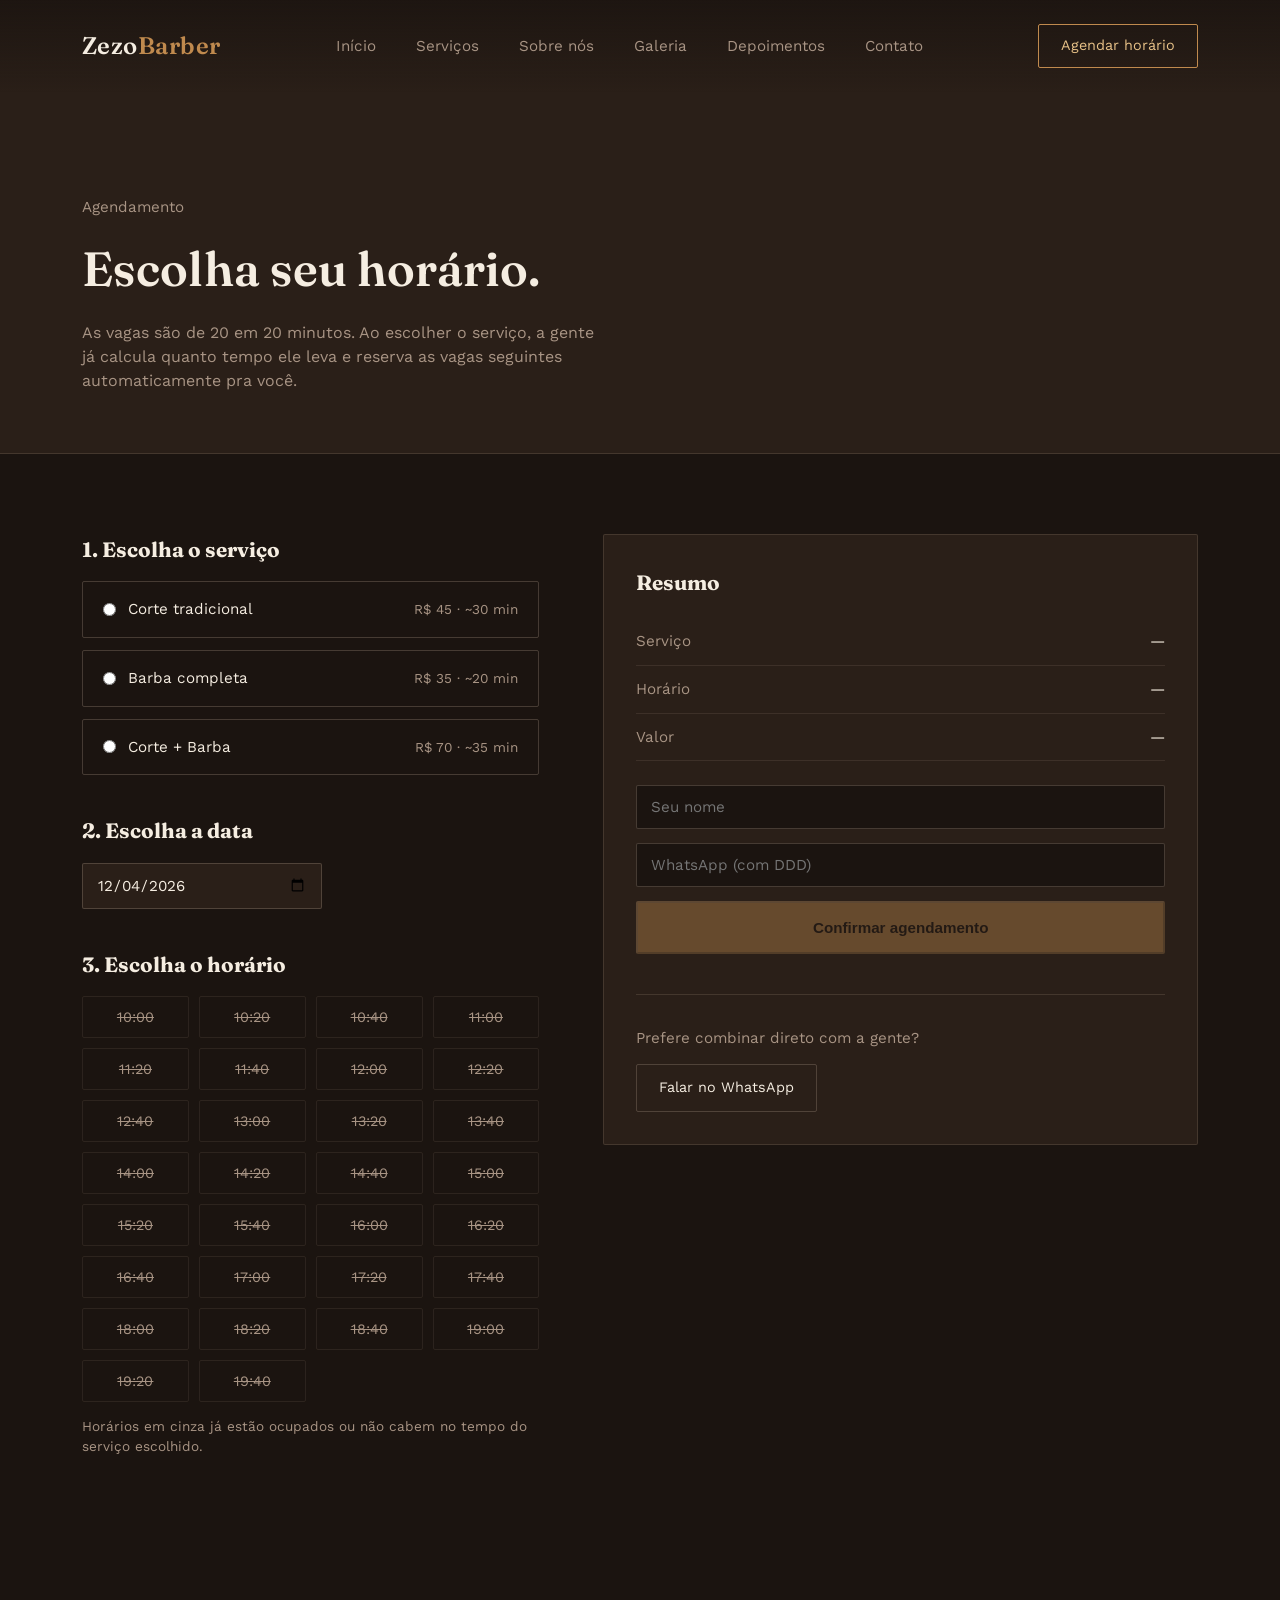
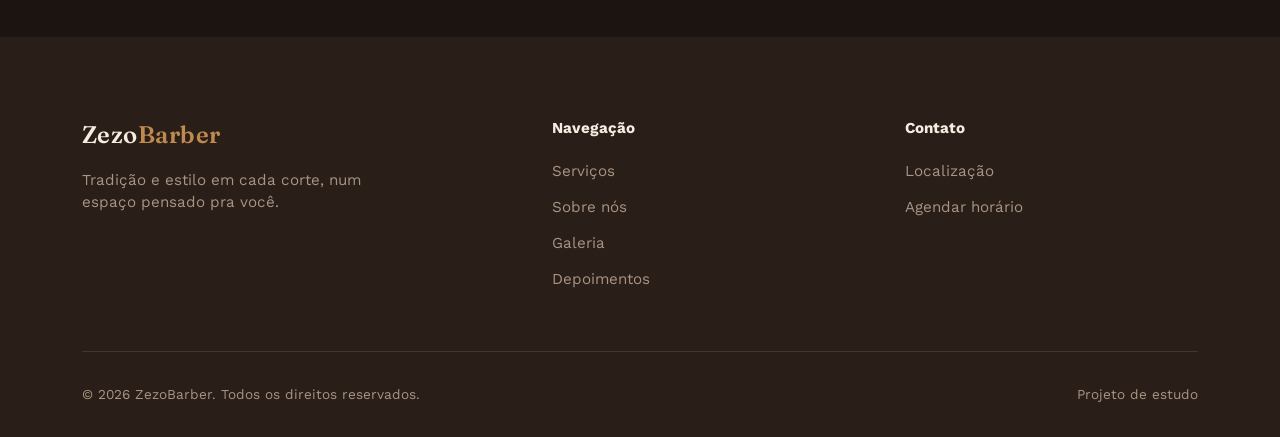
<file: agendamento.html>
<!DOCTYPE html>
<html lang="pt-BR">
<head>
  <meta charset="UTF-8" />
  <meta name="viewport" content="width=device-width, initial-scale=1.0" />
  <title>Agendamento — ZezoBarber</title>
  <link rel="preconnect" href="https://fonts.googleapis.com" />
  <link rel="preconnect" href="https://fonts.gstatic.com" crossorigin />
  <link
    href="https://fonts.googleapis.com/css2?family=Fraunces:opsz,wght@9..144,500;9..144,600;9..144,700&family=Work+Sans:wght@400;500;600&display=swap"
    rel="stylesheet"
  />
  <link rel="stylesheet" href="css/style.css" />
</head>
<body>

  <!-- ===================== HEADER ===================== -->
  <header class="header">
    <div class="container">
      <a href="index.html" class="logo">Zezo<span>Barber</span></a>

      <nav>
        <ul class="nav-links">
          <li><a href="index.html">Início</a></li>
          <li><a href="servicos.html">Serviços</a></li>
          <li><a href="sobre.html">Sobre nós</a></li>
          <li><a href="galeria.html">Galeria</a></li>
          <li><a href="depoimentos.html">Depoimentos</a></li>
          <li><a href="contato.html">Contato</a></li>
        </ul>
      </nav>

      <a href="agendamento.html" class="nav-cta">Agendar horário</a>

      <button class="nav-toggle" aria-label="Abrir menu">
        <span></span>
        <span></span>
        <span></span>
      </button>
    </div>
  </header>

  <!-- ===================== CABEÇALHO DA PÁGINA ===================== -->
  <section class="page-hero">
    <div class="container">
      <p class="section-eyebrow">Agendamento</p>
      <h1>Escolha seu horário.</h1>
      <p>
        As vagas são de 20 em 20 minutos. Ao escolher o serviço, a gente já
        calcula quanto tempo ele leva e reserva as vagas seguintes
        automaticamente pra você.
      </p>
    </div>
  </section>

  <!-- ===================== AGENDAMENTO ===================== -->
  <section class="booking">
    <div class="container">
      <div class="booking-layout">

        <div class="booking-main">
          <div class="booking-step">
            <h3>1. Escolha o serviço</h3>
            <div class="service-options"></div>
          </div>

          <div class="booking-step">
            <h3>2. Escolha a data</h3>
            <input type="date" id="booking-date" class="date-picker" />
          </div>

          <div class="booking-step">
            <h3>3. Escolha o horário</h3>
            <div class="slots-grid"></div>
            <p class="slots-hint">
              Horários em cinza já estão ocupados ou não cabem no tempo do
              serviço escolhido.
            </p>
          </div>
        </div>

        <div class="booking-summary">
          <h3>Resumo</h3>

          <div class="summary-line">
            <span>Serviço</span>
            <span data-line="service">—</span>
          </div>
          <div class="summary-line">
            <span>Horário</span>
            <span data-line="time">—</span>
          </div>
          <div class="summary-line">
            <span>Valor</span>
            <span data-line="price">—</span>
          </div>

          <form class="booking-form">
            <input
              type="text"
              id="booking-name"
              placeholder="Seu nome"
              required
            />
            <input
              type="tel"
              id="booking-phone"
              placeholder="WhatsApp (com DDD)"
              required
            />
            <button type="submit" class="btn-primary btn-confirm" disabled>
              Confirmar agendamento
            </button>
          </form>

          <div class="booking-feedback"></div>

          <div class="whatsapp-note">
            <p>Prefere combinar direto com a gente?</p>
            <a
              href="https://wa.me/5511999999999"
              target="_blank"
              rel="noopener"
              class="btn-whatsapp"
            >
              Falar no WhatsApp
            </a>
          </div>
        </div>

      </div>
    </div>
  </section>

  <!-- ===================== FOOTER ===================== -->
  <footer class="footer">
    <div class="container">
      <div class="footer-top">
        <div class="footer-brand">
          <a href="index.html" class="logo">Zezo<span>Barber</span></a>
          <p>Tradição e estilo em cada corte, num espaço pensado pra você.</p>
        </div>

        <div class="footer-col">
          <h4>Navegação</h4>
          <ul>
            <li><a href="servicos.html">Serviços</a></li>
            <li><a href="sobre.html">Sobre nós</a></li>
            <li><a href="galeria.html">Galeria</a></li>
            <li><a href="depoimentos.html">Depoimentos</a></li>
          </ul>
        </div>

        <div class="footer-col">
          <h4>Contato</h4>
          <ul>
            <li><a href="contato.html">Localização</a></li>
            <li><a href="agendamento.html">Agendar horário</a></li>
          </ul>
        </div>
      </div>

      <div class="footer-bottom">
        <p>&copy; 2026 ZezoBarber. Todos os direitos reservados.</p>
        <p>Projeto de estudo</p>
      </div>
    </div>
  </footer>

  <script src="js/script.js"></script>
  <script src="js/agendamento.js"></script>
</body>
</html>
</file>
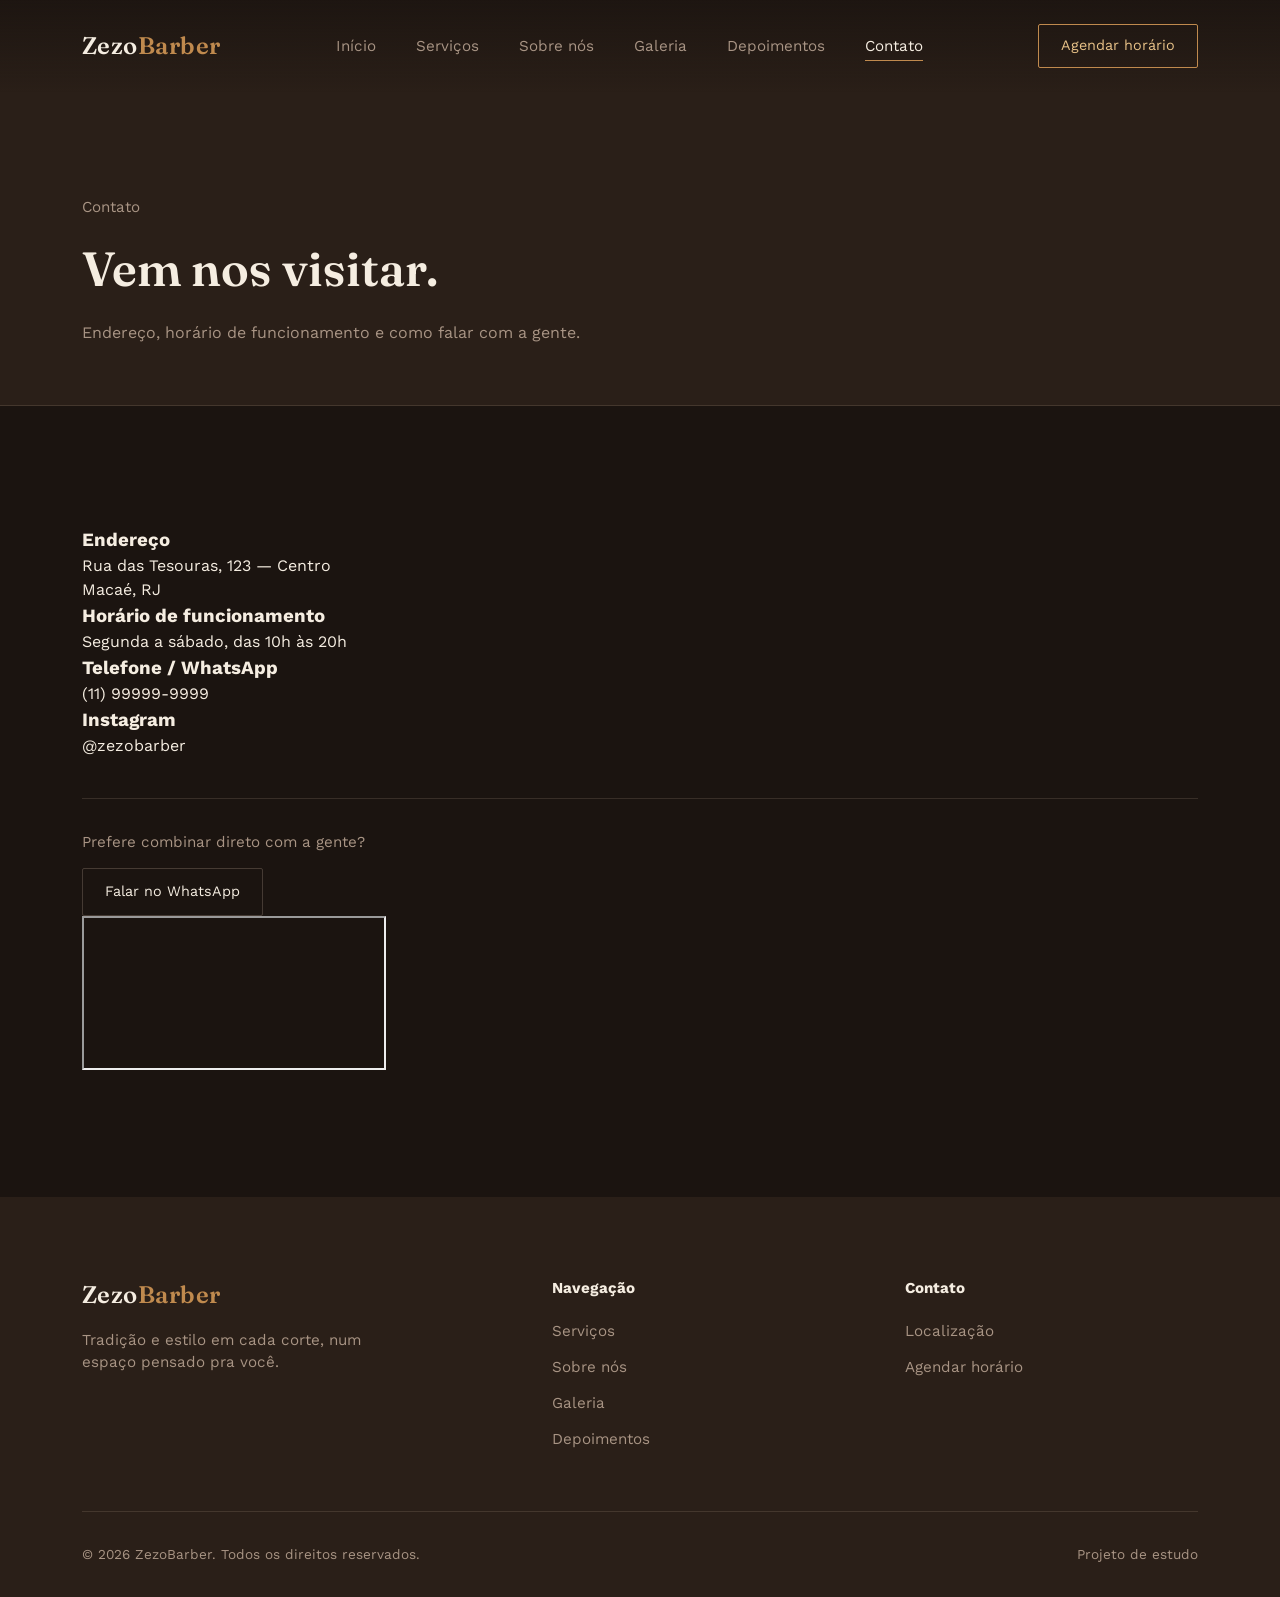
<file: contato.html>
<!DOCTYPE html>
<html lang="pt-BR">
<head>
  <meta charset="UTF-8" />
  <meta name="viewport" content="width=device-width, initial-scale=1.0" />
  <title>Contato — ZezoBarber</title>
  <link rel="preconnect" href="https://fonts.googleapis.com" />
  <link rel="preconnect" href="https://fonts.gstatic.com" crossorigin />
  <link
    href="https://fonts.googleapis.com/css2?family=Fraunces:opsz,wght@9..144,500;9..144,600;9..144,700&family=Work+Sans:wght@400;500;600&display=swap"
    rel="stylesheet"
  />
  <link rel="stylesheet" href="css/style.css" />
</head>
<body>

  <!-- ===================== HEADER ===================== -->
  <header class="header">
    <div class="container">
      <a href="index.html" class="logo">Zezo<span>Barber</span></a>

      <nav>
        <ul class="nav-links">
          <li><a href="index.html">Início</a></li>
          <li><a href="servicos.html">Serviços</a></li>
          <li><a href="sobre.html">Sobre nós</a></li>
          <li><a href="galeria.html">Galeria</a></li>
          <li><a href="depoimentos.html">Depoimentos</a></li>
          <li><a href="contato.html" class="active">Contato</a></li>
        </ul>
      </nav>

      <a href="agendamento.html" class="nav-cta">Agendar horário</a>

      <button class="nav-toggle" aria-label="Abrir menu">
        <span></span>
        <span></span>
        <span></span>
      </button>
    </div>
  </header>

  <!-- ===================== CABEÇALHO DA PÁGINA ===================== -->
  <section class="page-hero">
    <div class="container">
      <p class="section-eyebrow">Contato</p>
      <h1>Vem nos visitar.</h1>
      <p>Endereço, horário de funcionamento e como falar com a gente.</p>
    </div>
  </section>

  <!-- ===================== CONTATO ===================== -->
  <section class="contact">
    <div class="container contact-layout">

      <div class="contact-info">
        <div class="contact-info-list">
          <div class="contact-info-item">
            <h3>Endereço</h3>
            <p>Rua das Tesouras, 123 — Centro<br />Macaé, RJ</p>
          </div>
          <div class="contact-info-item">
            <h3>Horário de funcionamento</h3>
            <p>Segunda a sábado, das 10h às 20h</p>
          </div>
          <div class="contact-info-item">
            <h3>Telefone / WhatsApp</h3>
            <p><a href="https://wa.me/5511999999999" target="_blank" rel="noopener">(11) 99999-9999</a></p>
          </div>
          <div class="contact-info-item">
            <h3>Instagram</h3>
            <p><a href="#" target="_blank" rel="noopener">@zezobarber</a></p>
          </div>
        </div>

        <div class="whatsapp-note">
          <p>Prefere combinar direto com a gente?</p>
          <a
            href="https://wa.me/5511999999999"
            target="_blank"
            rel="noopener"
            class="btn-whatsapp"
          >
            Falar no WhatsApp
          </a>
        </div>
      </div>

      <div class="contact-map">
        <iframe
          src="https://www.google.com/maps?q=Maca%C3%A9%2C%20RJ&output=embed"
          loading="lazy"
          referrerpolicy="no-referrer-when-downgrade"
          title="Mapa de localização da ZezoBarber"
        ></iframe>
      </div>

    </div>
  </section>

  <!-- ===================== FOOTER ===================== -->
  <footer class="footer">
    <div class="container">
      <div class="footer-top">
        <div class="footer-brand">
          <a href="index.html" class="logo">Zezo<span>Barber</span></a>
          <p>Tradição e estilo em cada corte, num espaço pensado pra você.</p>
        </div>

        <div class="footer-col">
          <h4>Navegação</h4>
          <ul>
            <li><a href="servicos.html">Serviços</a></li>
            <li><a href="sobre.html">Sobre nós</a></li>
            <li><a href="galeria.html">Galeria</a></li>
            <li><a href="depoimentos.html">Depoimentos</a></li>
          </ul>
        </div>

        <div class="footer-col">
          <h4>Contato</h4>
          <ul>
            <li><a href="contato.html">Localização</a></li>
            <li><a href="agendamento.html">Agendar horário</a></li>
          </ul>
        </div>
      </div>

      <div class="footer-bottom">
        <p>&copy; 2026 ZezoBarber. Todos os direitos reservados.</p>
        <p>Projeto de estudo</p>
      </div>
    </div>
  </footer>

  <script src="js/script.js"></script>
</body>
</html>
</file>
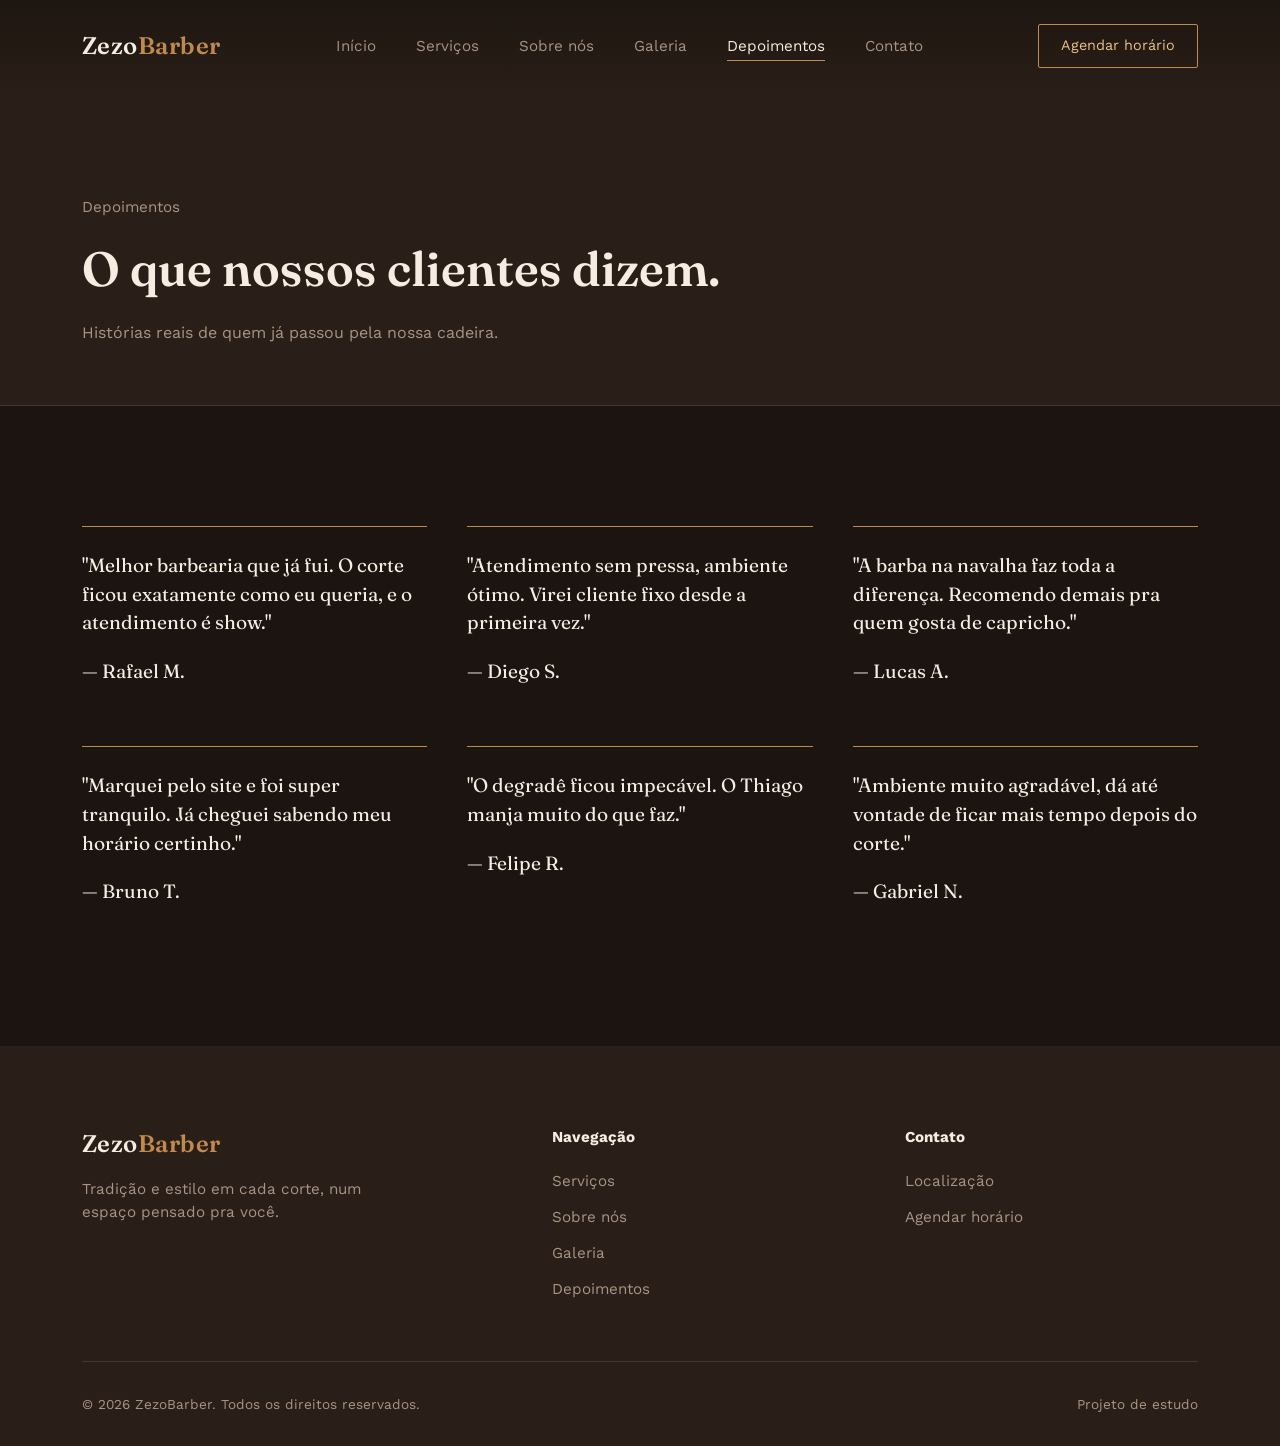
<file: depoimentos.html>
<!DOCTYPE html>
<html lang="pt-BR">
<head>
  <meta charset="UTF-8" />
  <meta name="viewport" content="width=device-width, initial-scale=1.0" />
  <title>Depoimentos — ZezoBarber</title>
  <link rel="preconnect" href="https://fonts.googleapis.com" />
  <link rel="preconnect" href="https://fonts.gstatic.com" crossorigin />
  <link
    href="https://fonts.googleapis.com/css2?family=Fraunces:opsz,wght@9..144,500;9..144,600;9..144,700&family=Work+Sans:wght@400;500;600&display=swap"
    rel="stylesheet"
  />
  <link rel="stylesheet" href="css/style.css" />
</head>
<body>

  <!-- ===================== HEADER ===================== -->
  <header class="header">
    <div class="container">
      <a href="index.html" class="logo">Zezo<span>Barber</span></a>

      <nav>
        <ul class="nav-links">
          <li><a href="index.html">Início</a></li>
          <li><a href="servicos.html">Serviços</a></li>
          <li><a href="sobre.html">Sobre nós</a></li>
          <li><a href="galeria.html">Galeria</a></li>
          <li><a href="depoimentos.html" class="active">Depoimentos</a></li>
          <li><a href="contato.html">Contato</a></li>
        </ul>
      </nav>

      <a href="agendamento.html" class="nav-cta">Agendar horário</a>

      <button class="nav-toggle" aria-label="Abrir menu">
        <span></span>
        <span></span>
        <span></span>
      </button>
    </div>
  </header>

  <!-- ===================== CABEÇALHO DA PÁGINA ===================== -->
  <section class="page-hero">
    <div class="container">
      <p class="section-eyebrow">Depoimentos</p>
      <h1>O que nossos clientes dizem.</h1>
      <p>Histórias reais de quem já passou pela nossa cadeira.</p>
    </div>
  </section>

  <!-- ===================== DEPOIMENTOS ===================== -->
  <section class="testimonials-page">
    <div class="container">
      <div class="testimonials-grid">
        <div class="testimonial-card">
          <p>"Melhor barbearia que já fui. O corte ficou exatamente como eu queria, e o atendimento é show."</p>
          <p class="testimonial-author">— Rafael M.</p>
        </div>
        <div class="testimonial-card">
          <p>"Atendimento sem pressa, ambiente ótimo. Virei cliente fixo desde a primeira vez."</p>
          <p class="testimonial-author">— Diego S.</p>
        </div>
        <div class="testimonial-card">
          <p>"A barba na navalha faz toda a diferença. Recomendo demais pra quem gosta de capricho."</p>
          <p class="testimonial-author">— Lucas A.</p>
        </div>
        <div class="testimonial-card">
          <p>"Marquei pelo site e foi super tranquilo. Já cheguei sabendo meu horário certinho."</p>
          <p class="testimonial-author">— Bruno T.</p>
        </div>
        <div class="testimonial-card">
          <p>"O degradê ficou impecável. O Thiago manja muito do que faz."</p>
          <p class="testimonial-author">— Felipe R.</p>
        </div>
        <div class="testimonial-card">
          <p>"Ambiente muito agradável, dá até vontade de ficar mais tempo depois do corte."</p>
          <p class="testimonial-author">— Gabriel N.</p>
        </div>
      </div>
    </div>
  </section>

  <!-- ===================== FOOTER ===================== -->
  <footer class="footer">
    <div class="container">
      <div class="footer-top">
        <div class="footer-brand">
          <a href="index.html" class="logo">Zezo<span>Barber</span></a>
          <p>Tradição e estilo em cada corte, num espaço pensado pra você.</p>
        </div>

        <div class="footer-col">
          <h4>Navegação</h4>
          <ul>
            <li><a href="servicos.html">Serviços</a></li>
            <li><a href="sobre.html">Sobre nós</a></li>
            <li><a href="galeria.html">Galeria</a></li>
            <li><a href="depoimentos.html">Depoimentos</a></li>
          </ul>
        </div>

        <div class="footer-col">
          <h4>Contato</h4>
          <ul>
            <li><a href="contato.html">Localização</a></li>
            <li><a href="agendamento.html">Agendar horário</a></li>
          </ul>
        </div>
      </div>

      <div class="footer-bottom">
        <p>&copy; 2026 ZezoBarber. Todos os direitos reservados.</p>
        <p>Projeto de estudo</p>
      </div>
    </div>
  </footer>

  <script src="js/script.js"></script>
</body>
</html>
</file>
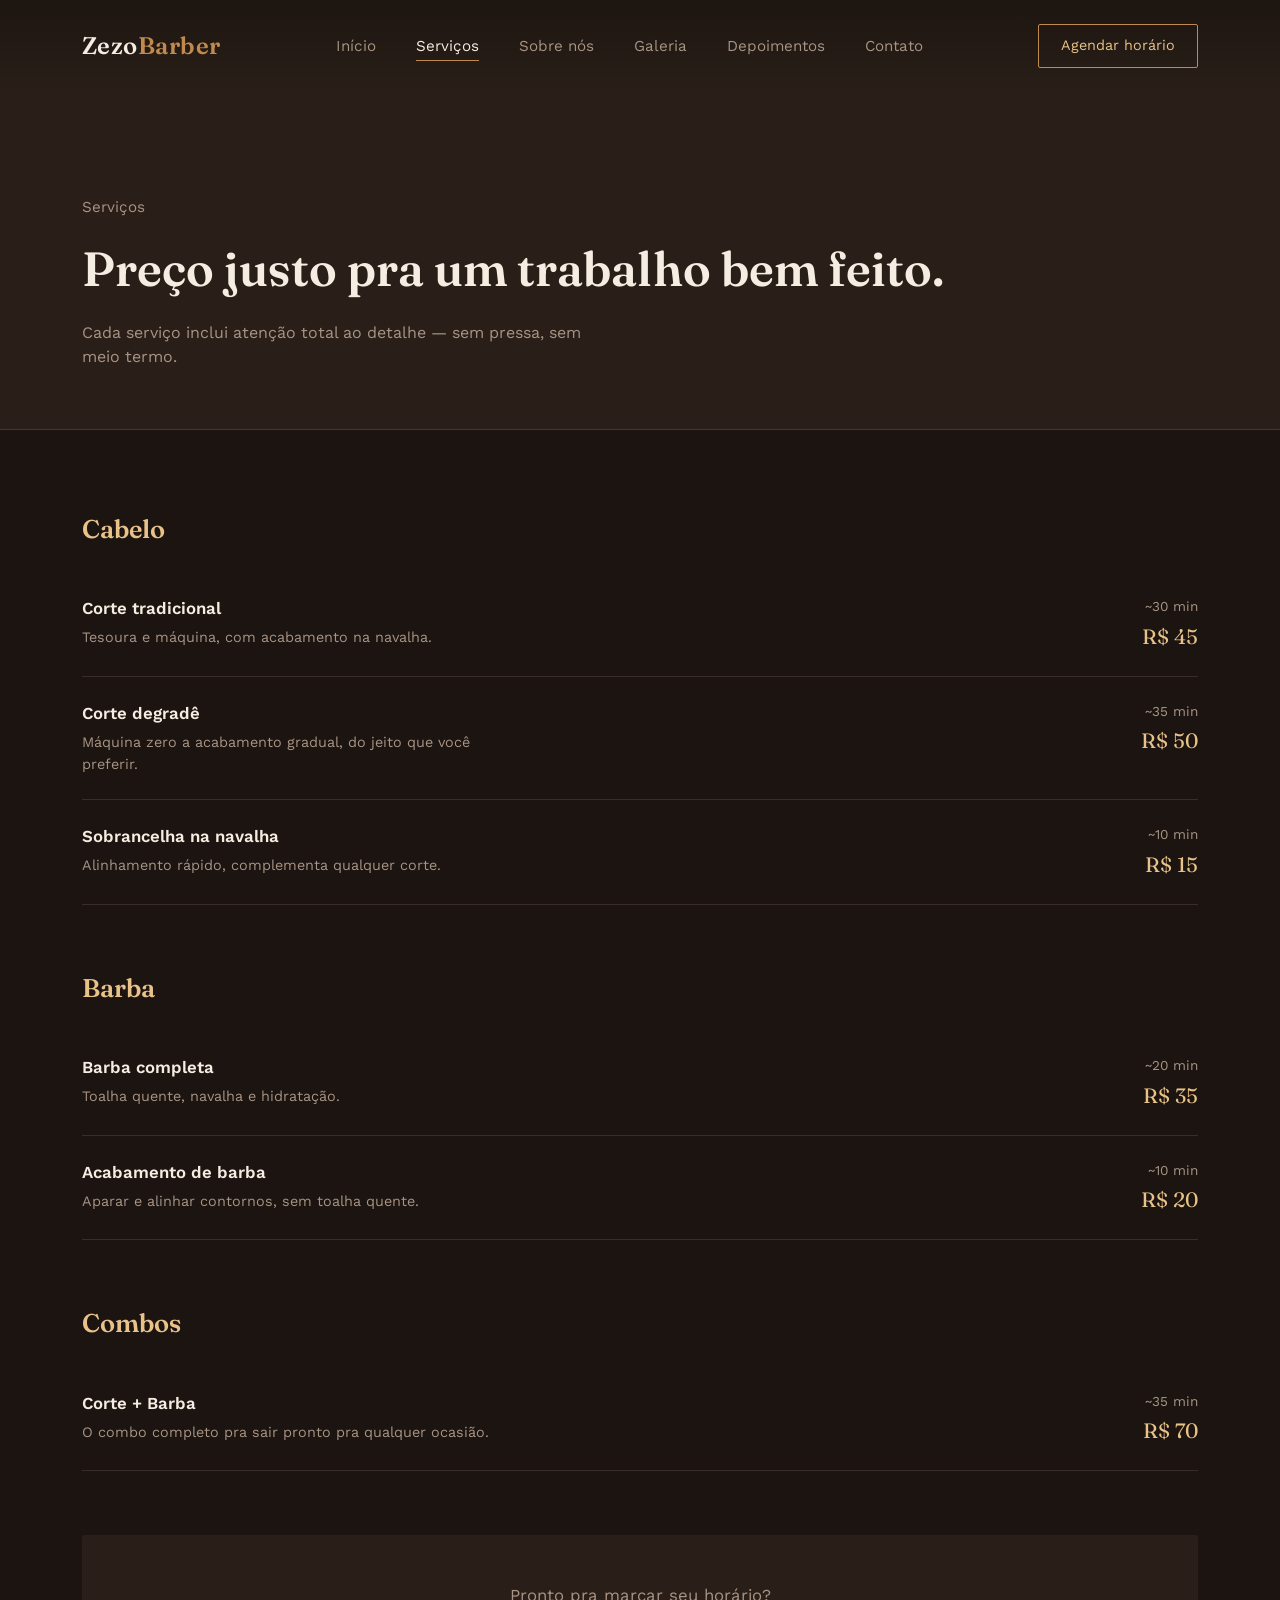
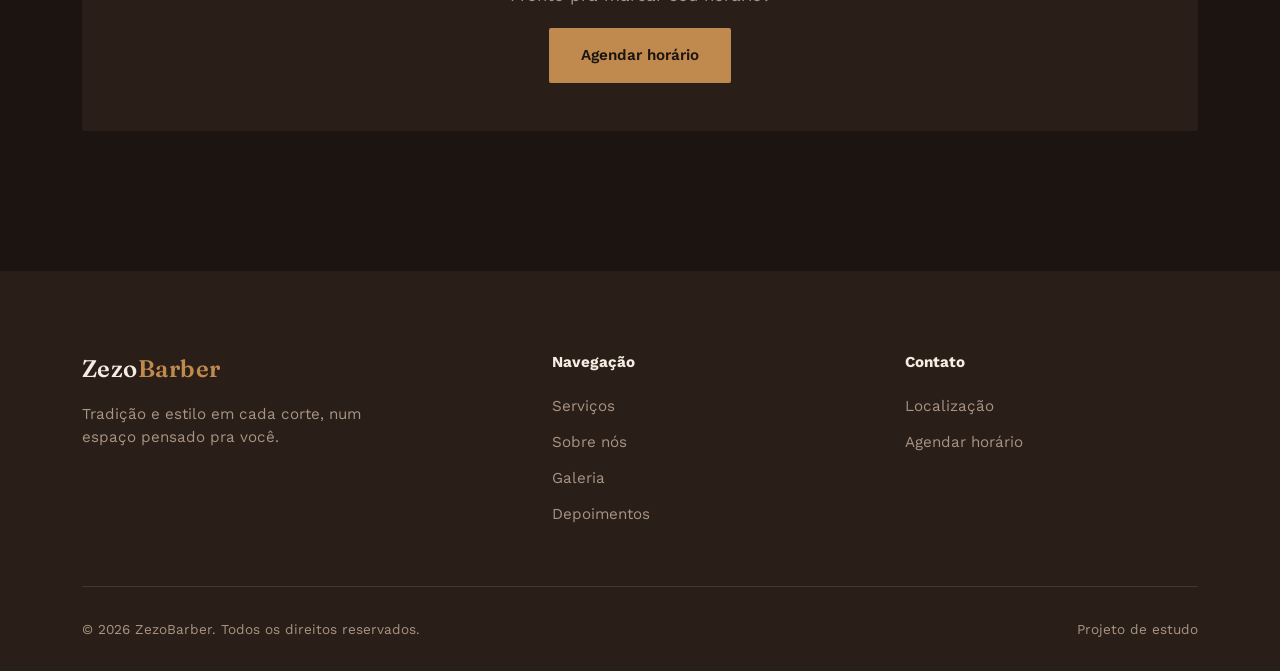
<file: servicos.html>
<!DOCTYPE html>
<html lang="pt-BR">
<head>
  <meta charset="UTF-8" />
  <meta name="viewport" content="width=device-width, initial-scale=1.0" />
  <title>Serviços e Preços — ZezoBarber</title>
  <link rel="preconnect" href="https://fonts.googleapis.com" />
  <link rel="preconnect" href="https://fonts.gstatic.com" crossorigin />
  <link
    href="https://fonts.googleapis.com/css2?family=Fraunces:opsz,wght@9..144,500;9..144,600;9..144,700&family=Work+Sans:wght@400;500;600&display=swap"
    rel="stylesheet"
  />
  <link rel="stylesheet" href="css/style.css" />
</head>
<body>

  <!-- ===================== HEADER ===================== -->
  <header class="header">
    <div class="container">
      <a href="index.html" class="logo">Zezo<span>Barber</span></a>

      <nav>
        <ul class="nav-links">
          <li><a href="index.html">Início</a></li>
          <li><a href="servicos.html" class="active">Serviços</a></li>
          <li><a href="sobre.html">Sobre nós</a></li>
          <li><a href="galeria.html">Galeria</a></li>
          <li><a href="depoimentos.html">Depoimentos</a></li>
          <li><a href="contato.html">Contato</a></li>
        </ul>
      </nav>

      <a href="agendamento.html" class="nav-cta">Agendar horário</a>

      <button class="nav-toggle" aria-label="Abrir menu">
        <span></span>
        <span></span>
        <span></span>
      </button>
    </div>
  </header>

  <!-- ===================== CABEÇALHO DA PÁGINA ===================== -->
  <section class="page-hero">
    <div class="container">
      <p class="section-eyebrow">Serviços</p>
      <h1>Preço justo pra um trabalho bem feito.</h1>
      <p>
        Cada serviço inclui atenção total ao detalhe — sem pressa, sem meio
        termo.
      </p>
    </div>
  </section>

  <!-- ===================== LISTA DE SERVIÇOS ===================== -->
  <section class="services-list">
    <div class="container">

      <div class="service-category">
        <h2>Cabelo</h2>
        <div class="service-row">
          <div class="service-row-info">
            <h3>Corte tradicional</h3>
            <p>Tesoura e máquina, com acabamento na navalha.</p>
          </div>
          <div class="service-row-meta">
            <span class="service-row-time">~30 min</span>
            <span class="service-row-price">R$ 45</span>
          </div>
        </div>
        <div class="service-row">
          <div class="service-row-info">
            <h3>Corte degradê</h3>
            <p>Máquina zero a acabamento gradual, do jeito que você preferir.</p>
          </div>
          <div class="service-row-meta">
            <span class="service-row-time">~35 min</span>
            <span class="service-row-price">R$ 50</span>
          </div>
        </div>
        <div class="service-row">
          <div class="service-row-info">
            <h3>Sobrancelha na navalha</h3>
            <p>Alinhamento rápido, complementa qualquer corte.</p>
          </div>
          <div class="service-row-meta">
            <span class="service-row-time">~10 min</span>
            <span class="service-row-price">R$ 15</span>
          </div>
        </div>
      </div>

      <div class="service-category">
        <h2>Barba</h2>
        <div class="service-row">
          <div class="service-row-info">
            <h3>Barba completa</h3>
            <p>Toalha quente, navalha e hidratação.</p>
          </div>
          <div class="service-row-meta">
            <span class="service-row-time">~20 min</span>
            <span class="service-row-price">R$ 35</span>
          </div>
        </div>
        <div class="service-row">
          <div class="service-row-info">
            <h3>Acabamento de barba</h3>
            <p>Aparar e alinhar contornos, sem toalha quente.</p>
          </div>
          <div class="service-row-meta">
            <span class="service-row-time">~10 min</span>
            <span class="service-row-price">R$ 20</span>
          </div>
        </div>
      </div>

      <div class="service-category">
        <h2>Combos</h2>
        <div class="service-row">
          <div class="service-row-info">
            <h3>Corte + Barba</h3>
            <p>O combo completo pra sair pronto pra qualquer ocasião.</p>
          </div>
          <div class="service-row-meta">
            <span class="service-row-time">~35 min</span>
            <span class="service-row-price">R$ 70</span>
          </div>
        </div>
      </div>

      <div class="services-cta">
        <p>Pronto pra marcar seu horário?</p>
        <a href="agendamento.html" class="btn-primary">Agendar horário</a>
      </div>

    </div>
  </section>

  <!-- ===================== FOOTER ===================== -->
  <footer class="footer">
    <div class="container">
      <div class="footer-top">
        <div class="footer-brand">
          <a href="index.html" class="logo">Zezo<span>Barber</span></a>
          <p>Tradição e estilo em cada corte, num espaço pensado pra você.</p>
        </div>

        <div class="footer-col">
          <h4>Navegação</h4>
          <ul>
            <li><a href="servicos.html">Serviços</a></li>
            <li><a href="sobre.html">Sobre nós</a></li>
            <li><a href="galeria.html">Galeria</a></li>
            <li><a href="depoimentos.html">Depoimentos</a></li>
          </ul>
        </div>

        <div class="footer-col">
          <h4>Contato</h4>
          <ul>
            <li><a href="contato.html">Localização</a></li>
            <li><a href="agendamento.html">Agendar horário</a></li>
          </ul>
        </div>
      </div>

      <div class="footer-bottom">
        <p>&copy; 2026 ZezoBarber. Todos os direitos reservados.</p>
        <p>Projeto de estudo</p>
      </div>
    </div>
  </footer>

  <script src="js/script.js"></script>
</body>
</html>
</file>
<file: css/style.css>
/* ============================================
   ZezoBarber — Estilos base
   Paleta: espresso escuro + cobre/dourado
   Tipografia: Fraunces (display) + Work Sans (corpo)
   ============================================ */

:root {
  --bg: #1B1410;
  --bg-elevated: #2A1F18;
  --copper: #C08A4E;
  --gold-light: #E8C288;
  --text: #F5EDE1;
  --text-muted: #A89484;

  --font-display: "Fraunces", serif;
  --font-body: "Work Sans", sans-serif;

  --container: 1180px;
}

* {
  margin: 0;
  padding: 0;
  box-sizing: border-box;
}

html {
  scroll-behavior: smooth;
}

body {
  background: var(--bg);
  color: var(--text);
  font-family: var(--font-body);
  line-height: 1.5;
  -webkit-font-smoothing: antialiased;
}

img {
  max-width: 100%;
  display: block;
}

a {
  color: inherit;
  text-decoration: none;
}

.container {
  width: 100%;
  max-width: var(--container);
  margin: 0 auto;
  padding: 0 32px;
}

/* Foco visível pra acessibilidade */
a:focus-visible,
button:focus-visible {
  outline: 2px solid var(--gold-light);
  outline-offset: 3px;
}

@media (prefers-reduced-motion: reduce) {
  * {
    animation-duration: 0.001ms !important;
    transition-duration: 0.001ms !important;
  }
}

/* ============================================
   Header
   ============================================ */

.header {
  position: fixed;
  top: 0;
  left: 0;
  right: 0;
  z-index: 100;
  display: flex;
  align-items: center;
  justify-content: space-between;
  padding: 24px 0;
  background: linear-gradient(to bottom, rgba(27, 20, 16, 0.85), transparent);
}

.header .container {
  display: flex;
  align-items: center;
  justify-content: space-between;
}

.logo {
  font-family: var(--font-display);
  font-size: 1.5rem;
  font-weight: 600;
  letter-spacing: 0.02em;
  color: var(--text);
}

.logo span {
  color: var(--copper);
}

.nav-links {
  display: flex;
  gap: 40px;
  list-style: none;
}

.nav-links a {
  font-size: 0.95rem;
  color: var(--text-muted);
  transition: color 0.2s ease;
  position: relative;
}

.nav-links a:hover,
.nav-links a.active {
  color: var(--text);
}

.nav-links a::after {
  content: "";
  position: absolute;
  left: 0;
  bottom: -6px;
  width: 0;
  height: 1px;
  background: var(--copper);
  transition: width 0.25s ease;
}

.nav-links a:hover::after,
.nav-links a.active::after {
  width: 100%;
}

.nav-cta {
  border: 1px solid var(--copper);
  padding: 10px 22px;
  border-radius: 2px;
  font-size: 0.9rem;
  color: var(--gold-light);
  transition: background 0.2s ease, color 0.2s ease;
}

.nav-cta:hover {
  background: var(--copper);
  color: var(--bg);
}

.nav-toggle {
  display: none;
  flex-direction: column;
  gap: 5px;
  background: none;
  border: none;
  cursor: pointer;
  padding: 8px;
}

.nav-toggle span {
  width: 24px;
  height: 2px;
  background: var(--text);
}

/* ============================================
   Hero
   ============================================ */

.hero {
  position: relative;
  min-height: 100vh;
  display: flex;
  align-items: center;
  overflow: hidden;
}

.hero-content {
  position: relative;
  z-index: 2;
  max-width: 560px;
  padding-top: 80px;
}

.hero-eyebrow {
  font-family: var(--font-body);
  color: var(--copper);
  font-size: 0.95rem;
  margin-bottom: 20px;
}

.hero h1 {
  font-family: var(--font-display);
  font-size: clamp(2.6rem, 5.5vw, 4.4rem);
  font-weight: 600;
  line-height: 1.08;
  color: var(--text);
  margin-bottom: 24px;
}

.hero p {
  font-size: 1.1rem;
  color: var(--text-muted);
  max-width: 440px;
  margin-bottom: 36px;
}

.hero-actions {
  display: flex;
  gap: 20px;
  align-items: center;
  flex-wrap: wrap;
}

.btn-primary {
  display: inline-block;
  background: var(--copper);
  color: var(--bg);
  padding: 16px 32px;
  border-radius: 2px;
  font-size: 0.95rem;
  font-weight: 600;
  transition: background 0.2s ease, transform 0.2s ease;
}

.btn-primary:hover {
  background: var(--gold-light);
  transform: translateY(-2px);
}

.btn-ghost {
  font-size: 0.95rem;
  color: var(--text);
  border-bottom: 1px solid var(--text-muted);
  padding-bottom: 4px;
  transition: border-color 0.2s ease, color 0.2s ease;
}

.btn-ghost:hover {
  color: var(--gold-light);
  border-color: var(--gold-light);
}

.hero-image-wrap {
  position: absolute;
  top: 0;
  right: 0;
  bottom: 0;
  width: 58%;
  z-index: 1;
}

.hero-image-wrap::before {
  content: "";
  position: absolute;
  inset: 0;
  z-index: 2;
  background: linear-gradient(
    to right,
    var(--bg) 0%,
    rgba(27, 20, 16, 0.55) 25%,
    rgba(27, 20, 16, 0.05) 55%
  );
}

.hero-image-wrap::after {
  content: "";
  position: absolute;
  inset: -10%;
  z-index: 1;
  background: radial-gradient(
    ellipse at 65% 45%,
    rgba(224, 168, 88, 0.35) 0%,
    rgba(224, 168, 88, 0.12) 35%,
    transparent 65%
  );
  filter: blur(30px);
  pointer-events: none;
}

.hero-image-wrap img {
  width: 100%;
  height: 100%;
  object-fit: cover;
  object-position: center 30%;
  filter: saturate(0.85) contrast(1.05);
}

.hero-badge {
  position: absolute;
  z-index: 3;
  bottom: 60px;
  right: 60px;
  width: 118px;
  height: 118px;
  border-radius: 50%;
  border: 1px solid var(--gold-light);
  display: flex;
  align-items: center;
  justify-content: center;
  text-align: center;
  font-family: var(--font-display);
  font-size: 0.85rem;
  color: var(--gold-light);
  line-height: 1.3;
  background: rgba(27, 20, 16, 0.5);
  backdrop-filter: blur(4px);
}

/* ============================================
   Responsivo
   ============================================ */

@media (max-width: 900px) {
  .nav-links,
  .nav-cta {
    display: none;
  }

  .nav-toggle {
    display: flex;
  }

  .hero-content {
    max-width: 100%;
    padding-right: 20px;
  }

  .hero-image-wrap {
    width: 100%;
    opacity: 0.25;
  }

  .hero-image-wrap::before {
    background: linear-gradient(
      to bottom,
      var(--bg) 10%,
      rgba(27, 20, 16, 0.4) 50%,
      var(--bg) 100%
    );
  }

  .hero-badge {
    display: none;
  }
}

@media (max-width: 480px) {
  .container {
    padding: 0 20px;
  }

  .hero-actions {
    flex-direction: column;
    align-items: flex-start;
  }
}

/* ============================================
   Seção genérica (título + intro)
   ============================================ */

section {
  padding: 120px 0;
}

.section-head {
  max-width: 560px;
  margin-bottom: 64px;
}

.section-eyebrow {
  color: var(--copper);
  font-size: 0.95rem;
  margin-bottom: 14px;
}

.section-head h2 {
  font-family: var(--font-display);
  font-size: clamp(2rem, 3.6vw, 2.8rem);
  font-weight: 600;
  line-height: 1.15;
  margin-bottom: 18px;
}

.section-head p {
  color: var(--text-muted);
  font-size: 1.05rem;
  max-width: 480px;
}

/* ============================================
   Serviços em destaque
   ============================================ */

.services {
  background: var(--bg);
}

.services-grid {
  display: grid;
  grid-template-columns: repeat(3, 1fr);
  gap: 1px;
  background: rgba(168, 148, 132, 0.2);
  border-top: 1px solid rgba(168, 148, 132, 0.2);
  border-bottom: 1px solid rgba(168, 148, 132, 0.2);
}

.service-card {
  background: var(--bg);
  padding: 48px 36px;
  transition: background 0.25s ease;
}

.service-card:hover {
  background: var(--bg-elevated);
}

.service-card .service-price {
  font-family: var(--font-display);
  font-size: 2rem;
  color: var(--gold-light);
  margin-bottom: 16px;
}

.service-card h3 {
  font-family: var(--font-body);
  font-size: 1.15rem;
  font-weight: 600;
  margin-bottom: 10px;
}

.service-card p {
  color: var(--text-muted);
  font-size: 0.95rem;
}

.services-footer {
  margin-top: 40px;
}

/* ============================================
   Sobre
   ============================================ */

.about {
  background: var(--bg-elevated);
}

.about .container {
  display: grid;
  grid-template-columns: 1fr 1fr;
  gap: 80px;
  align-items: center;
}

.about-image {
  position: relative;
}

.about-image img {
  width: 100%;
  border-radius: 2px;
}

.about-image-frame {
  position: absolute;
  top: 24px;
  left: -24px;
  right: -24px;
  bottom: -24px;
  border: 1px solid var(--copper);
  z-index: -1;
}

.about-text .section-head {
  margin-bottom: 28px;
}

.about-text p + p {
  margin-top: 18px;
}

.about-text p {
  color: var(--text-muted);
  max-width: 460px;
}

/* ============================================
   Depoimentos
   ============================================ */

.testimonials {
  background: var(--bg);
}

.testimonials-grid {
  display: grid;
  grid-template-columns: repeat(3, 1fr);
  gap: 40px;
}

.testimonial-card {
  border-top: 1px solid var(--copper);
  padding-top: 24px;
}

.testimonial-card p {
  font-family: var(--font-display);
  font-size: 1.2rem;
  line-height: 1.5;
  color: var(--text);
  margin-bottom: 20px;
}

.testimonial-author {
  font-size: 0.9rem;
  color: var(--text-muted);
}

/* ============================================
   Footer
   ============================================ */

.footer {
  background: var(--bg-elevated);
  padding: 80px 0 32px;
}

.footer-top {
  display: grid;
  grid-template-columns: 1.4fr 1fr 1fr;
  gap: 60px;
  padding-bottom: 60px;
  border-bottom: 1px solid rgba(168, 148, 132, 0.2);
}

.footer-brand .logo {
  display: inline-block;
  margin-bottom: 16px;
}

.footer-brand p {
  color: var(--text-muted);
  max-width: 320px;
  font-size: 0.95rem;
}

.footer-col h4 {
  font-size: 0.95rem;
  margin-bottom: 20px;
  color: var(--text);
}

.footer-col ul {
  list-style: none;
  display: flex;
  flex-direction: column;
  gap: 12px;
}

.footer-col a {
  color: var(--text-muted);
  font-size: 0.95rem;
  transition: color 0.2s ease;
}

.footer-col a:hover {
  color: var(--gold-light);
}

.footer-bottom {
  padding-top: 32px;
  display: flex;
  justify-content: space-between;
  color: var(--text-muted);
  font-size: 0.85rem;
}

@media (max-width: 900px) {
  section {
    padding: 80px 0;
  }

  .services-grid {
    grid-template-columns: 1fr;
  }

  .about .container {
    grid-template-columns: 1fr;
    gap: 40px;
  }

  .about-image-frame {
    display: none;
  }

  .testimonials-grid {
    grid-template-columns: 1fr;
    gap: 48px;
  }

  .footer-top {
    grid-template-columns: 1fr;
    gap: 40px;
  }

  .footer-bottom {
    flex-direction: column;
    gap: 8px;
  }
}

/* ============================================
   Página interna — cabeçalho de página
   ============================================ */

.page-hero {
  padding: 180px 0 60px;
  background: var(--bg-elevated);
  border-bottom: 1px solid rgba(168, 148, 132, 0.2);
}

.page-hero .section-eyebrow {
  margin-bottom: 14px;
}

.page-hero h1 {
  font-family: var(--font-display);
  font-size: clamp(2.2rem, 4vw, 3rem);
  font-weight: 600;
}

.page-hero p {
  color: var(--text-muted);
  margin-top: 16px;
  max-width: 520px;
}

/* ============================================
   Agendamento
   ============================================ */

.booking {
  padding: 80px 0 140px;
}

.booking-layout {
  display: grid;
  grid-template-columns: 1fr 1.3fr;
  gap: 64px;
  align-items: start;
}

.booking-step {
  margin-bottom: 40px;
}

.booking-step h3 {
  font-family: var(--font-display);
  font-size: 1.3rem;
  margin-bottom: 16px;
}

.service-options {
  display: flex;
  flex-direction: column;
  gap: 12px;
}

.service-option {
  display: flex;
  align-items: center;
  justify-content: space-between;
  border: 1px solid rgba(168, 148, 132, 0.3);
  padding: 16px 20px;
  border-radius: 2px;
  cursor: pointer;
  transition: border-color 0.2s ease, background 0.2s ease;
}

.service-option:hover {
  border-color: var(--copper);
}

.service-option input {
  accent-color: var(--copper);
  margin-right: 12px;
}

.service-option.selected {
  border-color: var(--copper);
  background: var(--bg-elevated);
}

.service-option-name {
  display: flex;
  align-items: center;
  font-size: 0.95rem;
}

.service-option-meta {
  color: var(--text-muted);
  font-size: 0.85rem;
}

.date-picker {
  width: 100%;
  max-width: 240px;
  background: var(--bg-elevated);
  border: 1px solid rgba(168, 148, 132, 0.3);
  color: var(--text);
  padding: 12px 14px;
  border-radius: 2px;
  font-family: var(--font-body);
  font-size: 0.95rem;
}

.slots-grid {
  display: grid;
  grid-template-columns: repeat(4, 1fr);
  gap: 10px;
  margin-top: 8px;
}

.slot-btn {
  border: 1px solid rgba(168, 148, 132, 0.3);
  background: transparent;
  color: var(--text);
  padding: 12px 8px;
  border-radius: 2px;
  font-family: var(--font-body);
  font-size: 0.9rem;
  cursor: pointer;
  transition: border-color 0.2s ease, background 0.2s ease, color 0.2s ease;
}

.slot-btn:hover:not(:disabled) {
  border-color: var(--gold-light);
}

.slot-btn.selected {
  background: var(--copper);
  border-color: var(--copper);
  color: var(--bg);
}

.slot-btn:disabled {
  color: var(--text-muted);
  border-color: rgba(168, 148, 132, 0.12);
  cursor: not-allowed;
  text-decoration: line-through;
}

.slots-hint {
  color: var(--text-muted);
  font-size: 0.85rem;
  margin-top: 14px;
}

.booking-summary {
  background: var(--bg-elevated);
  border: 1px solid rgba(168, 148, 132, 0.2);
  padding: 32px;
  border-radius: 2px;
  position: sticky;
  top: 120px;
}

.booking-summary h3 {
  font-family: var(--font-display);
  font-size: 1.3rem;
  margin-bottom: 20px;
}

.summary-line {
  display: flex;
  justify-content: space-between;
  padding: 12px 0;
  border-bottom: 1px solid rgba(168, 148, 132, 0.15);
  font-size: 0.95rem;
}

.summary-line span:first-child {
  color: var(--text-muted);
}

.booking-form {
  margin-top: 24px;
  display: flex;
  flex-direction: column;
  gap: 14px;
}

.booking-form input {
  background: var(--bg);
  border: 1px solid rgba(168, 148, 132, 0.3);
  color: var(--text);
  padding: 12px 14px;
  border-radius: 2px;
  font-family: var(--font-body);
  font-size: 0.95rem;
}

.booking-form input:focus-visible {
  outline: 2px solid var(--gold-light);
  outline-offset: 2px;
}

.btn-primary:disabled {
  opacity: 0.4;
  cursor: not-allowed;
  pointer-events: none;
}

.booking-feedback {
  margin-top: 16px;
  font-size: 0.9rem;
  padding: 14px 16px;
  border-radius: 2px;
  display: none;
}

.booking-feedback.success {
  display: block;
  background: rgba(192, 138, 78, 0.15);
  border: 1px solid var(--copper);
  color: var(--gold-light);
}

.booking-feedback.error {
  display: block;
  background: rgba(200, 90, 70, 0.12);
  border: 1px solid #C85A46;
  color: #E8A896;
}

.whatsapp-note {
  margin-top: 40px;
  padding-top: 32px;
  border-top: 1px solid rgba(168, 148, 132, 0.2);
}

.whatsapp-note p {
  color: var(--text-muted);
  margin-bottom: 14px;
  font-size: 0.95rem;
}

.btn-whatsapp {
  display: inline-flex;
  align-items: center;
  gap: 10px;
  border: 1px solid rgba(168, 148, 132, 0.3);
  padding: 12px 22px;
  border-radius: 2px;
  font-size: 0.9rem;
  transition: border-color 0.2s ease, color 0.2s ease;
}

.btn-whatsapp:hover {
  border-color: var(--gold-light);
  color: var(--gold-light);
}

@media (max-width: 900px) {
  .booking-layout {
    grid-template-columns: 1fr;
  }

  .booking-summary {
    position: static;
  }

  .slots-grid {
    grid-template-columns: repeat(3, 1fr);
  }
}

/* ============================================
   Lista de serviços (página Serviços)
   ============================================ */

.services-list {
  padding: 80px 0 140px;
}

.service-category {
  margin-bottom: 64px;
}

.service-category h2 {
  font-family: var(--font-display);
  font-size: 1.6rem;
  font-weight: 600;
  margin-bottom: 24px;
  color: var(--gold-light);
}

.service-row {
  display: flex;
  justify-content: space-between;
  align-items: flex-start;
  gap: 24px;
  padding: 24px 0;
  border-bottom: 1px solid rgba(168, 148, 132, 0.2);
}

.service-row-info h3 {
  font-size: 1.05rem;
  font-weight: 600;
  margin-bottom: 6px;
}

.service-row-info p {
  color: var(--text-muted);
  font-size: 0.9rem;
  max-width: 420px;
}

.service-row-meta {
  display: flex;
  flex-direction: column;
  align-items: flex-end;
  gap: 4px;
  white-space: nowrap;
}

.service-row-time {
  color: var(--text-muted);
  font-size: 0.85rem;
}

.service-row-price {
  font-family: var(--font-display);
  font-size: 1.3rem;
  color: var(--gold-light);
}

.services-cta {
  margin-top: 60px;
  text-align: center;
  padding: 48px;
  background: var(--bg-elevated);
  border-radius: 2px;
}

.services-cta p {
  color: var(--text-muted);
  margin-bottom: 20px;
  font-size: 1.05rem;
}

@media (max-width: 600px) {
  .service-row {
    flex-direction: column;
    gap: 10px;
  }

  .service-row-meta {
    flex-direction: row;
    align-items: center;
    gap: 16px;
  }
}

/* ============================================
   Sobre nós / Barbeiros (página Sobre)
   ============================================ */

.story {
  padding: 80px 0;
}

.story .container {
  display: grid;
  grid-template-columns: 1fr 1fr;
  gap: 80px;
  align-items: center;
}

.story-text p {
  color: var(--text-muted);
  max-width: 460px;
}

.story-text p + p {
  margin-top: 18px;
}

.story-image img {
  width: 100%;
  border-radius: 2px;
}

.team {
  padding: 80px 0 140px;
  background: var(--bg-elevated);
}

.team-grid {
  display: grid;
  grid-template-columns: repeat(3, 1fr);
  gap: 40px;
}

.team-card {
  text-align: left;
}

.team-card img {
  width: 100%;
  aspect-ratio: 3 / 4;
  object-fit: cover;
  border-radius: 2px;
  margin-bottom: 20px;
  filter: saturate(0.85);
}

.team-card h3 {
  font-family: var(--font-display);
  font-size: 1.2rem;
  margin-bottom: 4px;
}

.team-card p {
  color: var(--copper);
  font-size: 0.9rem;
}

@media (max-width: 900px) {
  .story .container {
    grid-template-columns: 1fr;
    gap: 40px;
  }

  .team-grid {
    grid-template-columns: 1fr;
  }
}
</file>
